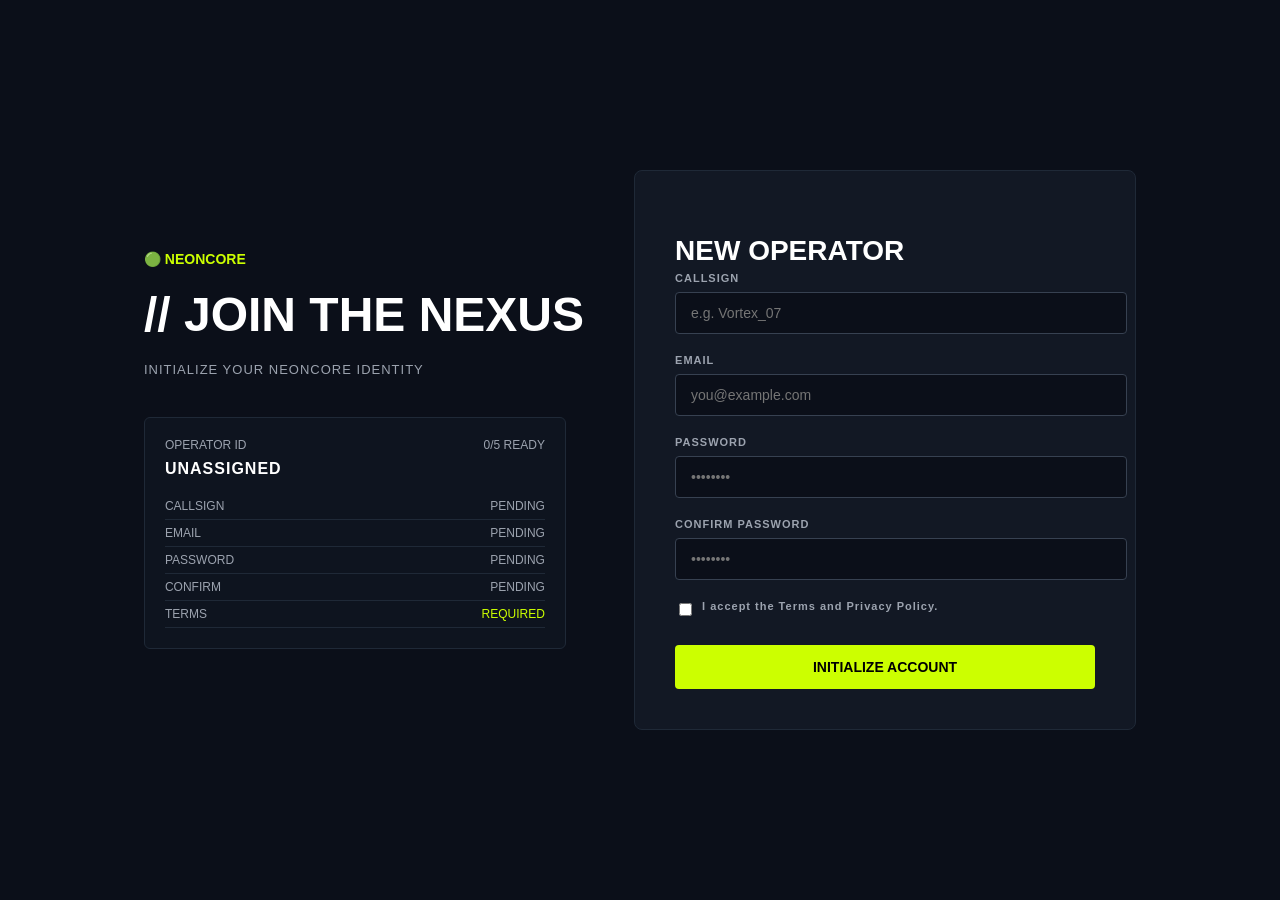
<file: index.html>
<!DOCTYPE html>
<html lang="en">
<head>
    <meta charset="UTF-8">
    <meta name="viewport" content="width=device-width, initial-scale=1.0">
    <title>Document</title>
    <link rel="stylesheet" href="style.css">
</head>
<body>

    <div class="main-wrapper">

        <div class="left-side">
            <div class="logo">🟢 NEONCORE</div>
            <h1>// JOIN THE NEXUS</h1>
            <p class="main-subtitle">INITIALIZE YOUR NEONCORE IDENTITY</p>
            <div class="status-panel">
                <div class="status-header">
                    <span>OPERATOR ID</span>
                    <span>0/5 READY</span>
                </div>
                <div class="operator-id">UNASSIGNED</div>
                <div class="status-row"><span>CALLSIGN</span> <span class="pending">PENDING</span></div>
                <div class="status-row"><span>EMAIL</span> <span class="pending">PENDING</span></div>
                <div class="status-row"><span>PASSWORD</span> <span class="pending">PENDING</span></div>
                <div class="status-row"><span>CONFIRM</span> <span class="pending">PENDING</span></div>
                <div class="status-row"><span>TERMS</span> <span class="required">REQUIRED</span></div>
            </div>
        </div>
        <div class="container">
            <h2>NEW OPERATOR</h2>
            
            <div class="field">
                <label>CALLSIGN</label>
                <input type="text" placeholder="e.g. Vortex_07">
            </div>

            <div class="field">
                <label>EMAIL</label>
                <input type="email" placeholder="you@example.com">
            </div>

            <div class="field">
                <label>PASSWORD</label>
                <input type="password" placeholder="••••••••">
            </div>

            <div class="field">
                <label>CONFIRM PASSWORD</label>
                <input type="password" placeholder="••••••••">
            </div>

            <div class="checkbox-box">
                <input type="checkbox" id="terms">
                <label for="terms">I accept the Terms and Privacy Policy.</label>
            </div>

            <button class="btn">INITIALIZE ACCOUNT</button>
        </div>

    </div>

</body>
</html>
</file>
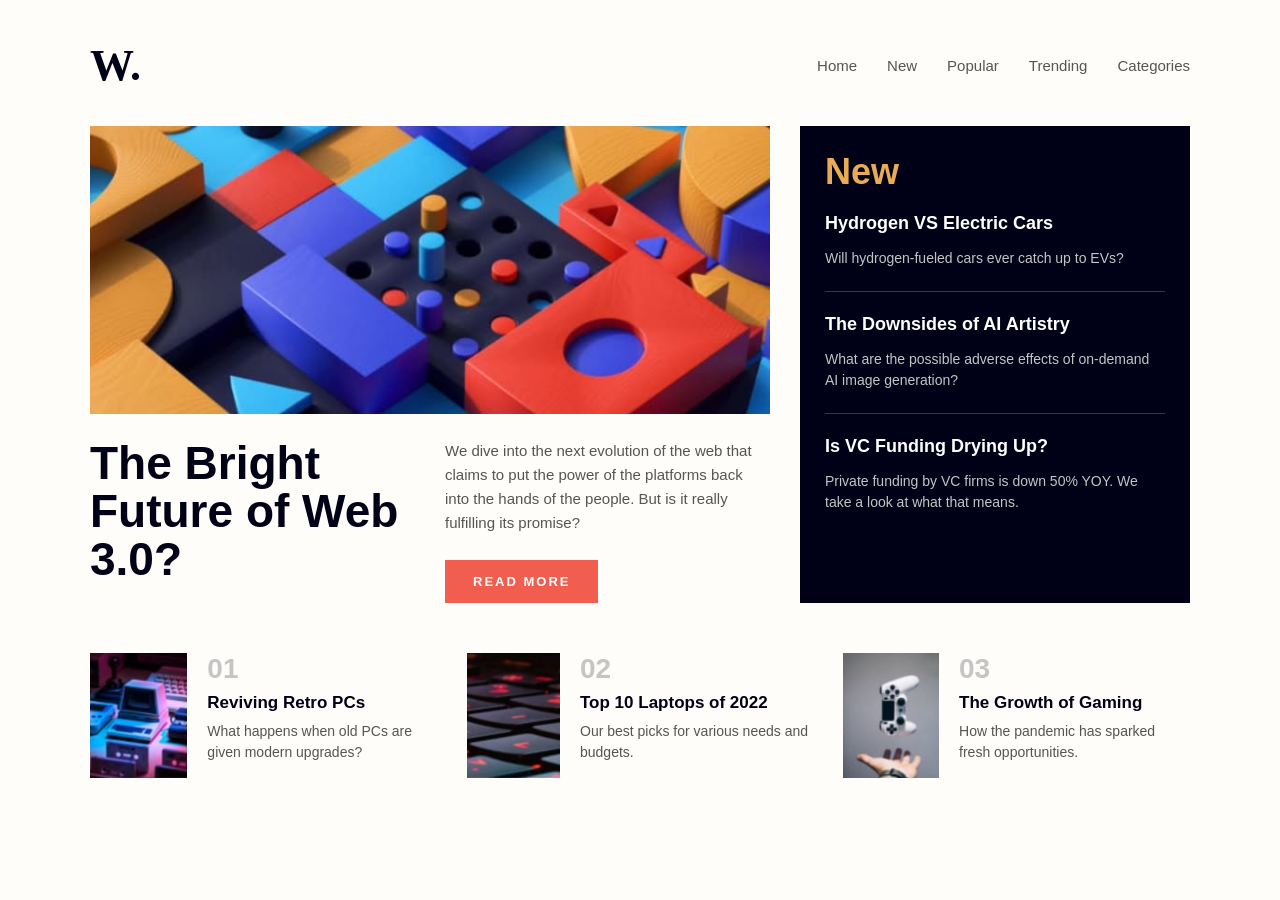
<file: index2.html>
<!DOCTYPE html>
<html lang="en">
<head>
    <meta charset="UTF-8">
    <meta name="viewport" content="width=device-width, initial-scale=1.0">
    <title>Document</title>
    <link rel="stylesheet" href="style2.css">
</head>
<body>
    <div class="container">
        <header class="header">
            <div class="logo">W.</div>
            <nav class="menu">
                <a href="#">Home</a>
                <a href="#">New</a>
                <a href="#">Popular</a>
                <a href="#">Trending</a>
                <a href="#">Categories</a>
            </nav>
        </header>
        <div class="top-section">
            <div class="main-content">
                <img src="cube.jpg" alt="Web 3.0" class="cube">
                
                <div class="content-bottom">
                    <h1>The Bright Future of Web 3.0?</h1>
                    <div class="text-and-button">
                        <p>We dive into the next evolution of the web that claims to put the power of the platforms back into the hands of the people. But is it really fulfilling its promise?</p>
                        <a href="#" class="btn">READ MORE</a>
                    </div>
                </div>
            </div>

            <div class="sidebar-new">
                <h2>New</h2>
                
                <div class="news-item">
                    <h3>Hydrogen VS Electric Cars</h3>
                    <p>Will hydrogen-fueled cars ever catch up to EVs?</p>
                </div>
                <hr>
                <div class="news-item">
                    <h3>The Downsides of AI Artistry</h3>
                    <p>What are the possible adverse effects of on-demand AI image generation?</p>
                </div>
                <hr>
                <div class="news-item">
                    <h3>Is VC Funding Drying Up?</h3>
                    <p>Private funding by VC firms is down 50% YOY. We take a look at what that means.</p>
                </div>
            </div>
        </div>

        <div class="bottom-cards">
            
    
            <div class="card">
                <img src="01.jpg" alt="" class="01">
                <div class="card-info">
                    <span class="number">01</span>
                    <h4>Reviving Retro PCs</h4>
                    <p>What happens when old PCs are given modern upgrades?</p>
                </div>
            </div>

            <div class="card">
                <img src="02.jpg" alt="" class="02">
                <div class="card-info">
                    <span class="number">02</span>
                    <h4>Top 10 Laptops of 2022</h4>
                    <p>Our best picks for various needs and budgets.</p>
                </div>
            </div>

        
            <div class="card">
                <img src="03.jpg" alt="" class="03">
                <div class="card-info">
                    <span class="number">03</span>
                    <h4>The Growth of Gaming</h4>
                    <p>How the pandemic has sparked fresh opportunities.</p>
                </div>
            </div>

        </div>

    </div>

</body>
</html>
</file>
<file: style.css>
body{
    background-color: #0b0f19;
    font-family: sans-serif;
    display: flex;
    justify-content: center;
    align-items: center;
    min-height: 100vh;
    margin: 0;
    color: #ffffff;
}
.container {
    background-color: #121824;
    width: 100%;
    max-width: 420px;
    padding: 40px;
    border-radius: 8px;
    border: 1px solid #1f2937
}
h2 {
    font-size: 28px;
    margin-bottom: 5px;
    font-weight: bold;
}
.subtitle {
    font-size: 12px;
    color: #9ca3af;
    margin-bottom: 30px;
    letter-spacing: 1px;
}
.field {
    margin-bottom: 20px;
}
label {
    display: block;
    font-size: 11px;
    color: #9ca3af;
    margin-bottom: 8px;
    letter-spacing: 1px;
    font-weight: bold;
}
input[type="text"],
input[type="email"],
input[type="password"] {
    width: 100%;
    padding: 12px 15px;
    background-color: #0b0f19;
    border: 1px solid #374151;
    border-radius: 4px;
    color: #ffffff;
    font-size: 14px;
}
.checkbox-box {
    display: flex;
    align-items: center;
    margin-bottom: 25px;
    font-size: 13px;
    color: #9ca3af;
}
.checkbox-box input {
    margin-right: 10px;
}
.btn {
    width: 100%;
    padding: 14px;
    background-color: #ccff00;
    color: 000000;
    border: none;
    border-radius: 4px;
    font-weight: bold;
    font-size: 14px;
    cursor: pointer;
}
.btn:hover {
    background-color: #b3e600;
}

.main-wrapper {
    display: flex;
    justify-content: center;
    align-items: center;
    width: 100%;
    gap: 20px;
    max-width: 1000px;
    padding: 20px;
}
.left-side {
    padding-right: 30px;
}

.left-side h1 {
    font-size: 48px;
    margin: 20px 0;
    font-weight: 900;
}

.logo {
    font-size: 14px;
    color: #ccff00;
    font-weight: bold;
}

.main-subtitle {
    font-size: 13px;
    color: #9ca3af;
    letter-spacing: 1px;
}
.status-panel {
    margin-top: 40px;
    background-color: rgba(18, 24, 36, 0.6);
    border: 1px solid #1f2937;
    padding: 20px;
    border-radius: 6px;
    font-size: 12px;
    width: 100%;
    max-width: 380px;
}

.status-header {
    display: flex;
    justify-content: space-between;
    color: #9ca3af;
    margin-bottom: 8px;
}

.operator-id {
    font-size: 16px;
    font-weight: bold;
    margin-bottom: 15px;
    letter-spacing: 1px;
}

.status-row {
    display: flex;
    justify-content: space-between;
    padding: 6px 0;
    border-bottom: 1px solid #1f2937;
    color: #9ca3af;
}

.status-row .pending {
    color: #9ca3af;
}

.status-row .required {
    color: #ccff00;
}
</file>
<file: style2.css>
body {
    font-family: Arial, sans-serif;
    background-color: #fefdf9;
    margin: 0;
    padding: 40px;
}

.container {
    max-width: 1100px;
    margin: 0 auto;
}

.header {
    display: flex;
    justify-content: space-between;
    align-items: center;
    margin-bottom: 35px;
}

.logo {
    font-size: 44px;
    font-weight: 900;
    font-family: Georgia, serif;
    color: #000016;
}

.menu {
    display: flex;
    gap: 30px;
}

.menu a {
    text-decoration: none;
    color: #555;
    font-size: 15px;
}

.menu a:hover {
    color: #f15e50;
}

.top-section {
    display: flex;
    gap: 30px;
    margin-bottom: 50px;
}

.main-content {
    flex: 2;
}

.cube {
    width: 100%;
    height: auto;
    display: block;
}

.content-bottom {
    display: flex;
    gap: 30px;
    margin-top: 25px;
    align-items: flex-start;
}

.content-bottom h1 {
    flex: 1;
    font-size: 46px;
    line-height: 1.05;
    margin: 0;
    color: #000016;
}

.text-and-button {
    flex: 1;
}

.text-and-button p {
    color: #555;
    line-height: 1.6;
    margin-top: 0;
    font-size: 15px;
}

.btn {
    display: inline-block;
    background-color: #f15e50;
    color: white;
    padding: 14px 28px;
    text-decoration: none;
    font-weight: bold;
    letter-spacing: 2px;
    font-size: 13px;
    margin-top: 10px;
}

.btn:hover {
    background-color: #000016;
}
.sidebar-new {
    flex: 1;
    background-color: #000016;
    color: white;
    padding: 25px;
}

.sidebar-new h2 {
    color: #e9ab53;
    font-size: 36px;
    margin-top: 0;
    margin-bottom: 20px;
}

.news-item h3 {
    font-size: 18px;
    margin-bottom: 8px;
}

.news-item p {
    color: #c5c5c5;
    font-size: 14px;
    line-height: 1.5;
}

hr {
    border: none;
    border-top: 1px solid #353849;
    margin: 22px 0;
}

.bottom-cards {
    display: flex;
    gap: 30px;
}

.card {
    flex: 1;
    display: flex;
    gap: 20px;
    align-items: flex-start;
}

.number {
    font-size: 28px;
    font-weight: bold;
    color: #c5c5c5;
    display: block;
    margin-bottom: 8px;
}

.card-info h4 {
    margin: 0 0 8px 0;
    font-size: 17px;
    color: #000016;
}

.card-info p {
    margin: 0;
    font-size: 14px;
    color: #555;
    line-height: 1.5;
}
.\30 1, .\30 2, .\30 3 {
    width: 100px;
    height: 125px;
    object-fit: cover;
    display: block;
}
</file>
